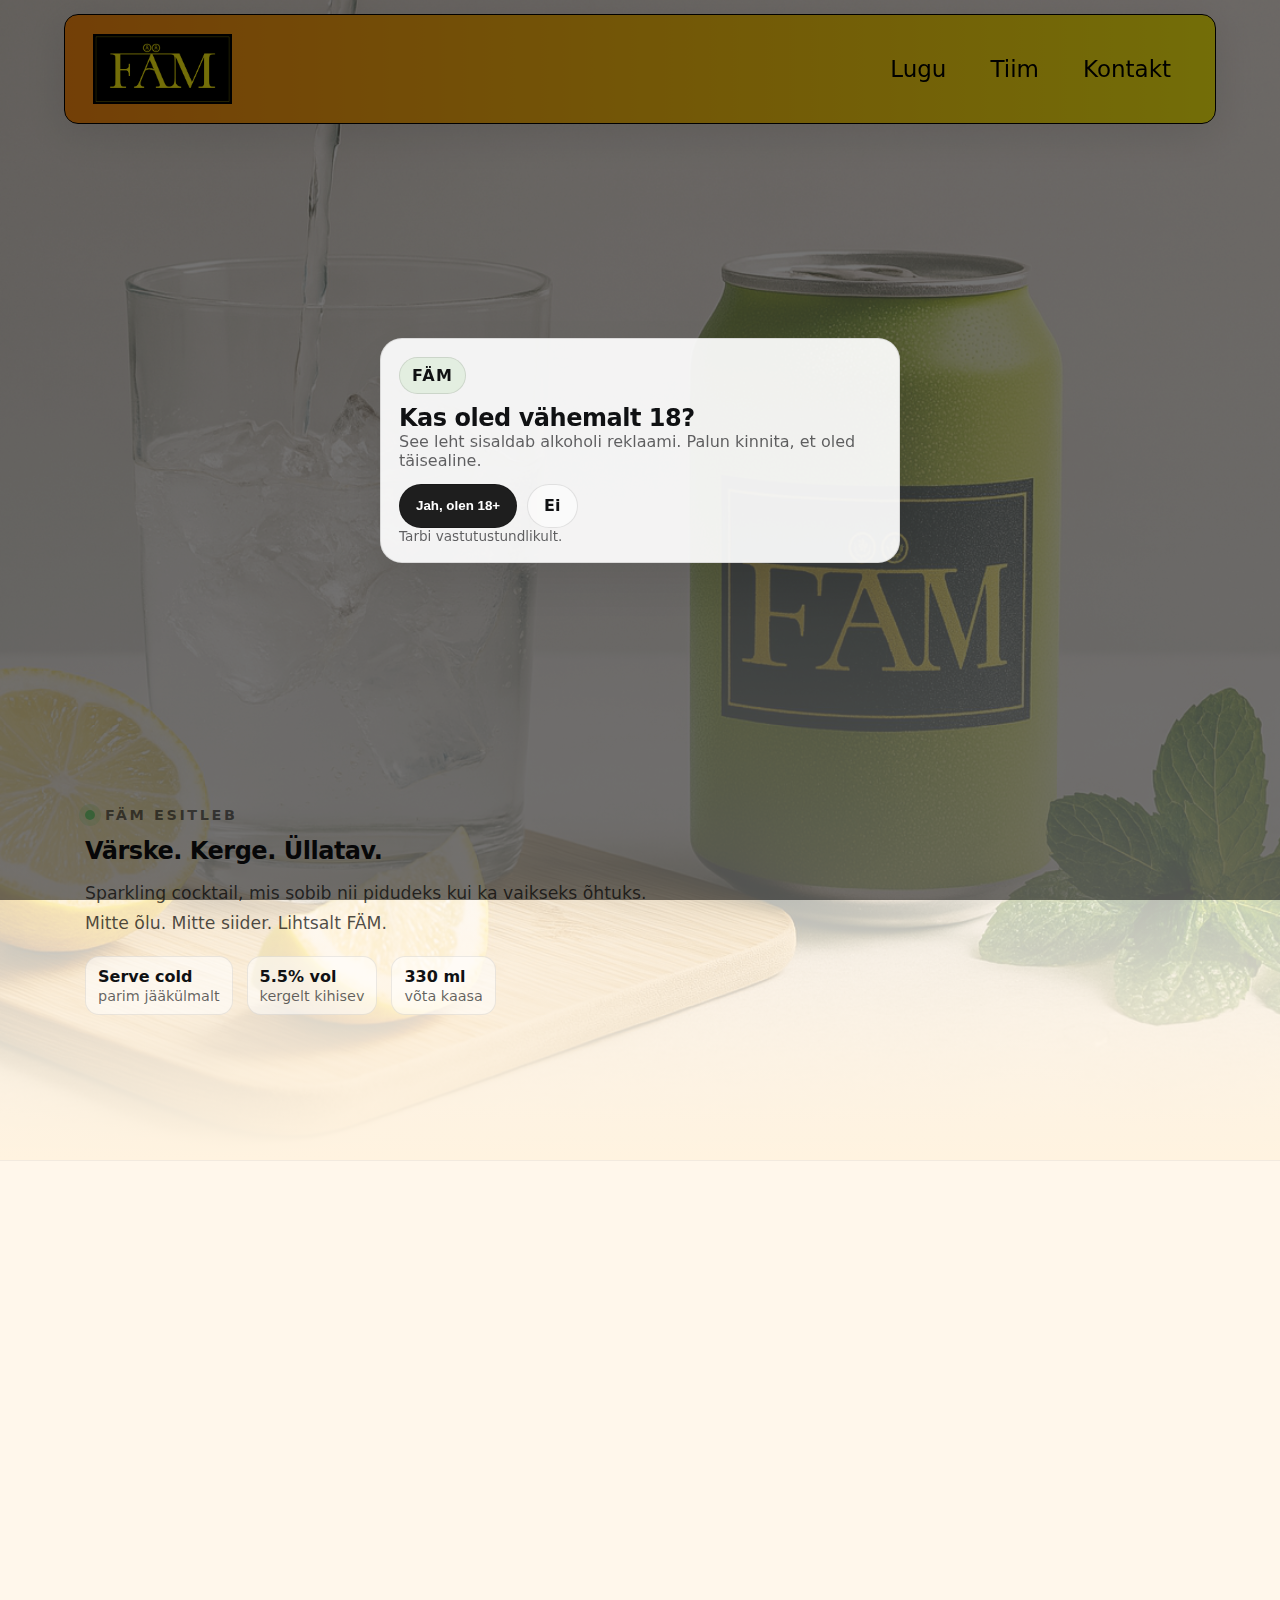
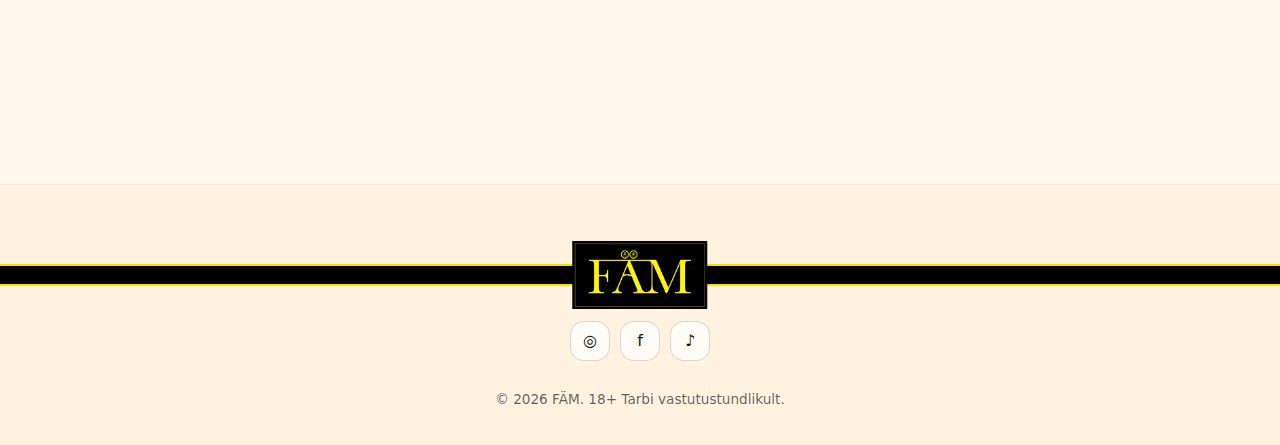
<file: index.html>
<!doctype html>
<html lang="et">
<head>
  <meta charset="utf-8" />
  <meta name="viewport" content="width=device-width, initial-scale=1" />
  <meta name="description" content="FÄM – värske ja kerge sparkling cocktail. Mitte õlu. Mitte siider." />
  <title>FÄM | Värske. Kerge. Üllatav.</title>


  <link rel="stylesheet" href="styles.css" />
  <link rel="icon" type="image/png" href="assets/url_logo.png">
  <link rel="apple-touch-icon" href="assets/url_logo.png">

</head>

<body>
  <!-- Age gate (alcohol brand) -->
  <div class="agegate" id="agegate" role="dialog" aria-modal="true" aria-labelledby="agegate-title">
    <div class="agecard">
      <div class="agebadge">FÄM</div>
      <h2 id="agegate-title">Kas oled vähemalt 18?</h2>
      <p class="muted">See leht sisaldab alkoholi reklaami. Palun kinnita, et oled täisealine.</p>
      <div class="ageactions">
        <button class="btn btn-primary" id="age-yes" type="button">Jah, olen 18+</button>
        <a class="btn btn-ghost" href="https://www.google.com" rel="noopener">Ei</a>
      </div>
      <p class="tiny muted">Tarbi vastutustundlikult.</p>
    </div>
  </div>

  <header class="topbar" id="top">
    <nav class="nav">
      <a class="brand" href="#top" aria-label="FÄM avaleht">
        <span class="brand-mark"><img src="assets/logo2.png" alt="Logo"></span>
      </a>

      <button class="burger" id="burger" aria-label="Ava menüü" aria-expanded="false" type="button">
        <span></span><span></span><span></span>
      </button>

      <div class="navlinks" id="navlinks">
        <a href="#lugu">Lugu</a>
        <a href="#tiim">Tiim</a>
        <a href="kontakt.html">Kontakt</a>
      </div>
    </nav>
  </header>

  <main>
    <!-- HERO -->
    <section class="hero">
      <div class="container hero-grid">
        <div class="hero-copy">
          <h3 class="kicker"><span class="dot"></span> FÄM esitleb</h3>
          <h2>Värske. Kerge. Üllatav.</h2>
          <p class="lead">
            Sparkling cocktail, mis sobib nii pidudeks kui ka vaikseks õhtuks.
            Mitte õlu. Mitte siider. Lihtsalt FÄM.
          </p>


          <div class="micro">
            <div class="micro-item">
              <span class="micro-title">Serve cold</span>
              <span class="micro-sub muted">parim jääkülmalt</span>
            </div>
            <div class="micro-item">
              <span class="micro-title">5.5% vol</span>
              <span class="micro-sub muted">kergelt kihisev</span>
            </div>
            <div class="micro-item">
              <span class="micro-title">330 ml</span>
              <span class="micro-sub muted">võta kaasa</span>
            </div>
          </div>
        </div>

       <div class="hero-media" aria-hidden="true">
         
      </div> 
      

      <!-- <div class="scrollhint">
        <a href="#tooted" aria-label="Keri allapoole">
          <span>Keri</span>
          <span class="arrow">↓</span>
        </a>
      </div> -->
    </section>

    

    <!-- STORY  <div class="hero-media" aria-hidden="true">
          <div class="glow"></div>
          <img class="can-float" src="assets/patent.png" alt="FÄM Sparkling Cocktail purk" loading="eager" />
          <div class="card-overlay">
            <p class="muted">Värske &amp; kerge</p>
            <p><strong>FÄM Sparkling Cocktail</strong></p>
          </div>
        </div>
      </div> -->
    <section class="section alt" id="lugu">
      <div class="container split">
        
        <div class="split-media reveal">
          <img class="rounded" src="assets/patent.png" alt="FÄM purkide seeria" loading="lazy" />
        </div>

        <div class="split-copy reveal">
          <p class="kicker"><span class="dot"></span> Lugu</p>
          <h2>FÄM ei sündinud koosolekutel. Ega Excelis.</h2>
          <p class="lead">
 FÄM sündis ühel soojal suveõhtul sõprade vahel. Istusime, rääkisime ja mõtlesime, kui hea oleks panna purki see tunne, mis suvel alati kaasas on – kergus, rahu ja need õiged hetked, mis ei vaja seletamist. Et kui võtad lonksu, meenub kohe suvi.
Me ei tahtnud teha järjekordset keerulist jooki. Ega midagi üle mõeldut.
 Tahtsime midagi lihtsat, ausat ja mõnusat – jooki, mida võib haarata igas olukorras ja mida ei pea “analüüsima”. Midagi, mida võibki jääda jooma.
Olgu see rahulik õhtu, sõpradega koosolemine või hetk iseendale – FÄM sobitub.
 Ta on seltskondlik nagu meie ise: ei suru ennast esiplaanile, aga on alati kohal, kui vaja. Lonksu võttes ei pea mõtlema. Lihtsalt naudid.
          </p>

          <!-- <div class="ticks">
            <div class="tick">
              <span class="tick-ico">✓</span>
              <div>
                <strong>Selge profiil</strong>
                <p class="muted">tasakaalus magusus ja värskus</p>
              </div>
            </div>
            <div class="tick">
              <span class="tick-ico">✓</span>
              <div>
                <strong>Lihtne serveerida</strong>
                <p class="muted">külmalt, jääga või kokteilina</p>
              </div>
            </div>
            <div class="tick">
              <span class="tick-ico">✓</span>
              <div>
                <strong>Hetkede jook</strong>
                <p class="muted">peol, rannas, saunas, kodus</p>
              </div>
            </div>
          </div> -->
        </div>
      </div>
    </section>

    <!-- COCKTAILS 
    <section class="section" id="kokteilid">
      <div class="container">
        <div class="section-head">
          <h2>Kokteili-ideed</h2>
          <p class="muted">Kolm kiiret retsepti, mis töötavad alati. (Asenda maitse oma lemmik-FÄMiga.)</p>
        </div>

        <div class="grid3">
          <article class="recipe reveal">
            <h3>Mint &amp; Citrus Highball</h3>
            <ul>
              <li>Jää</li>
              <li>FÄM (330 ml)</li>
              <li>Sidruniviil</li>
              <li>Värske piparmünt</li>
            </ul>
            <p class="muted">Vala külm FÄM jääle, lisa sidrun ja münt. Sega õrnalt.</p>
          </article>

          <article class="recipe reveal">
            <h3>Spritz-Style</h3>
            <ul>
              <li>Jää</li>
              <li>FÄM (200 ml)</li>
              <li>Vahuvein (100 ml)</li>
              <li>Apelsiniviil</li>
            </ul>
            <p class="muted">Täida klaas jääga, vala FÄM + vahuvein. Lisa apelsin.</p>
          </article>

          <article class="recipe reveal">
            <h3>Berry Twist</h3>
            <ul>
              <li>Jää</li>
              <li>FÄM (250–330 ml)</li>
              <li>Marjad</li>
              <li>Laimi- või sidrunimahl</li>
            </ul>
            <p class="muted">Lisa marjad, pigista veidi laimi, vala FÄM peale.</p>
          </article>
        </div>
      </div>
    </section> -->


    

  <!-- FOOTER -->
  <footer class="footer">
  <div class="footer-bar">

    <div class="footer-logo">
      <img src="assets/logo2.png" alt="FÄM logo">
    </div>

    <div class="footer-social socials">
      <a class="iconbtn" href="#" aria-label="Instagram">◎</a>
      <a class="iconbtn" href="#" aria-label="Facebook">f</a>
      <a class="iconbtn" href="#" aria-label="TikTok">♪</a>
    </div>

  </div>

  <p class="tiny muted footer-copy">
  © <span id="year"></span> FÄM. 18+ Tarbi vastutustundlikult.
  </p>

</footer>


  <script src="app.js" defer></script>
</body>
</html>
</file>
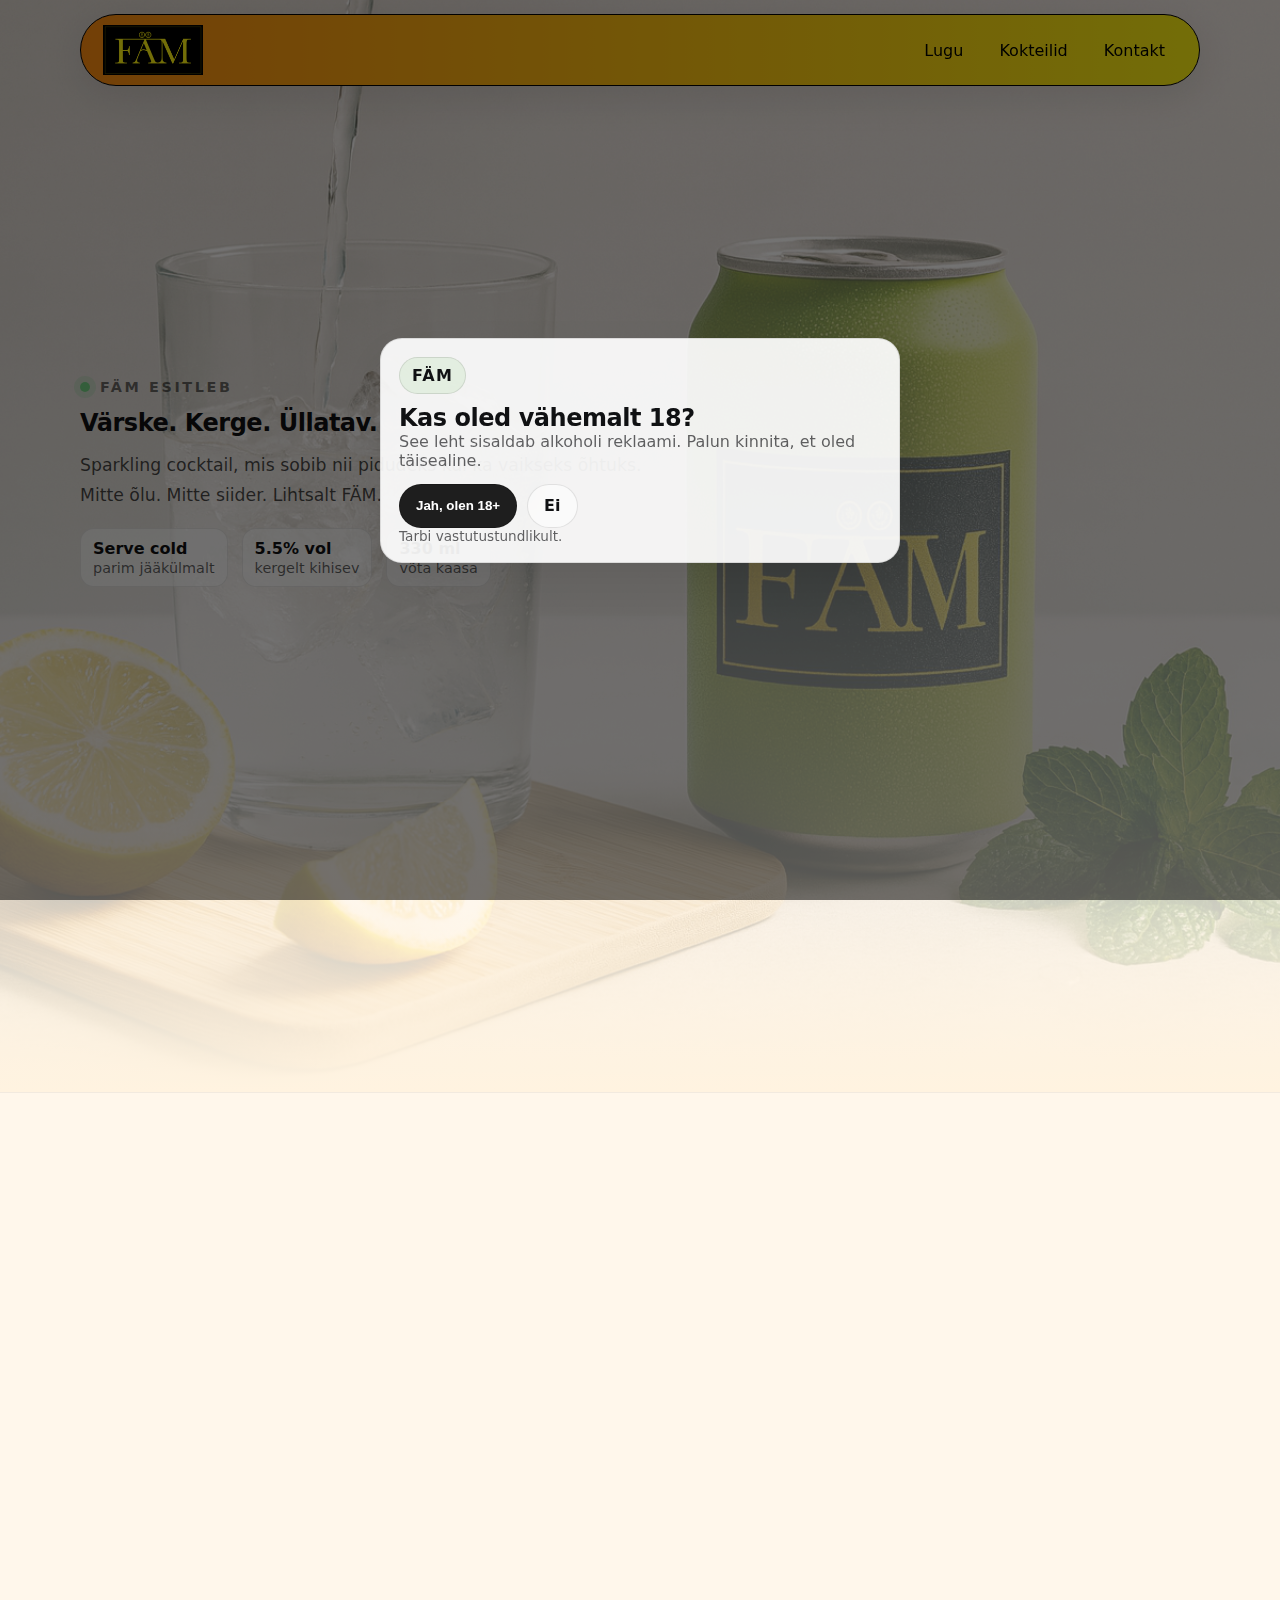
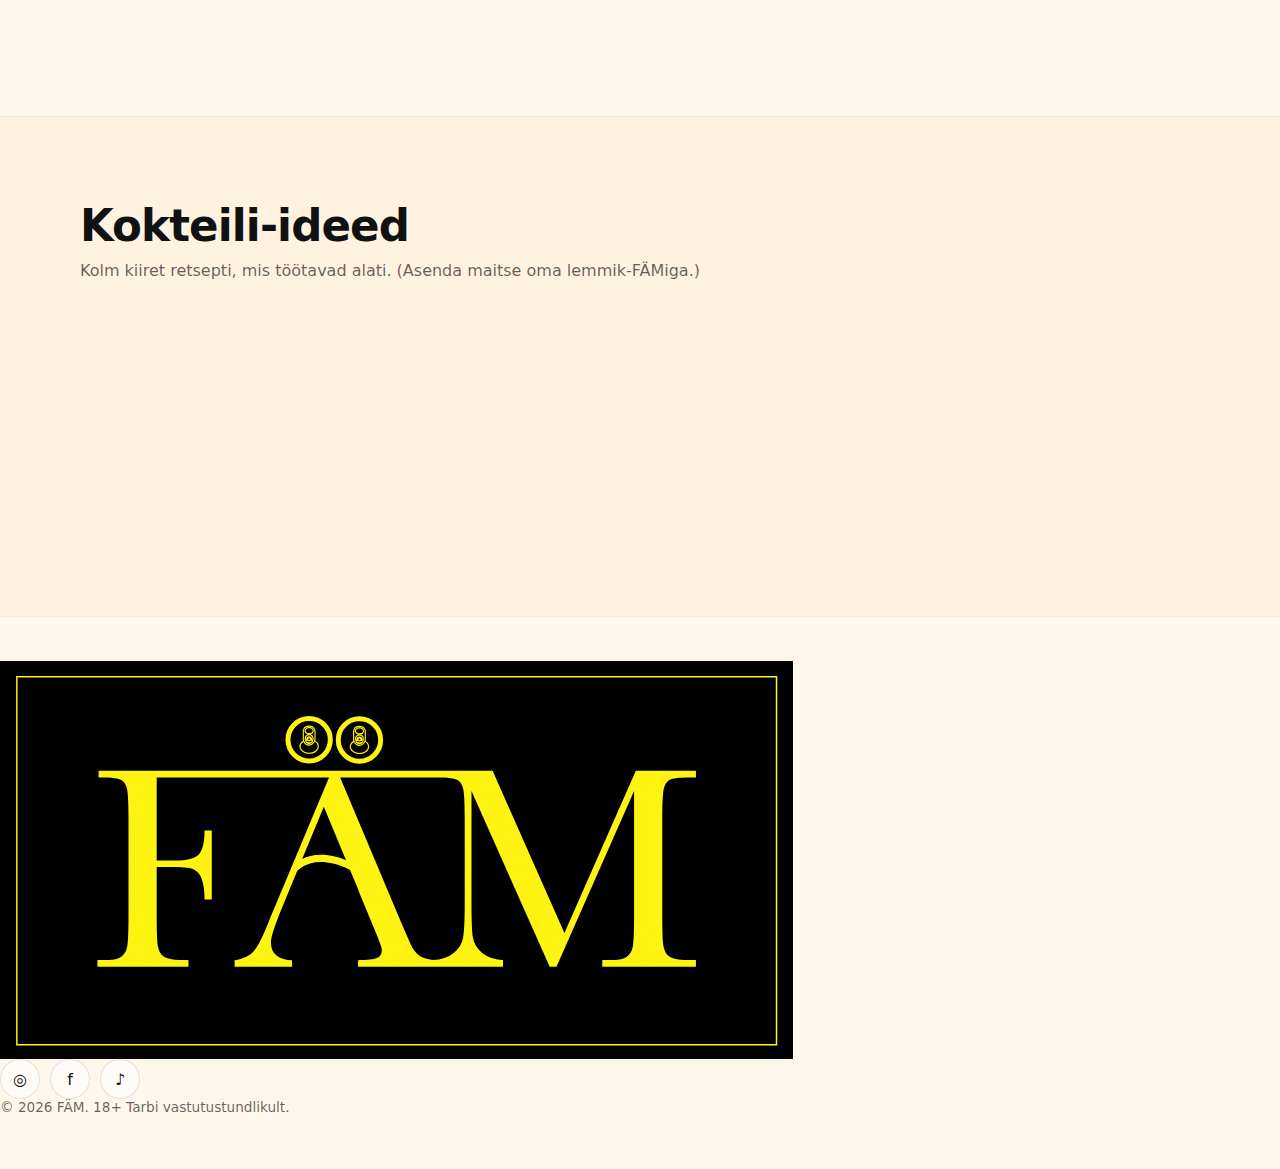
<file: fam-site/index.html>
<!doctype html>
<html lang="et">
<head>
  <meta charset="utf-8" />
  <meta name="viewport" content="width=device-width, initial-scale=1" />
  <meta name="description" content="FÄM – värske ja kerge sparkling cocktail. Mitte õlu. Mitte siider." />
  <title>FÄM | Värske. Kerge. Üllatav.</title>


  <link rel="stylesheet" href="styles.css" />
  <link rel="icon" type="image/png" href="assets/url_logo.png">
  <link rel="apple-touch-icon" href="assets/url_logo.png">

</head>

<body>
  <!-- Age gate (alcohol brand) -->
  <div class="agegate" id="agegate" role="dialog" aria-modal="true" aria-labelledby="agegate-title">
    <div class="agecard">
      <div class="agebadge">FÄM</div>
      <h2 id="agegate-title">Kas oled vähemalt 18?</h2>
      <p class="muted">See leht sisaldab alkoholi reklaami. Palun kinnita, et oled täisealine.</p>
      <div class="ageactions">
        <button class="btn btn-primary" id="age-yes" type="button">Jah, olen 18+</button>
        <a class="btn btn-ghost" href="https://www.google.com" rel="noopener">Ei</a>
      </div>
      <p class="tiny muted">Tarbi vastutustundlikult.</p>
    </div>
  </div>

  <header class="topbar" id="top">
    <nav class="nav">
      <a class="brand" href="#top" aria-label="FÄM avaleht">
        <span class="brand-mark"><img src="assets/logo2.png" alt="Logo"></span>
      </a>

      <button class="burger" id="burger" aria-label="Ava menüü" aria-expanded="false" type="button">
        <span></span><span></span><span></span>
      </button>

      <div class="navlinks" id="navlinks">
        <a href="#lugu">Lugu</a>
        <a href="#kokteilid">Kokteilid</a>
        <a href="kontakt.html">Kontakt</a>
      </div>
    </nav>
  </header>

  <main>
    <!-- HERO -->
    <section class="hero">
      <div class="container hero-grid">
        <div class="hero-copy">
          <h3 class="kicker"><span class="dot"></span> FÄM esitleb</h3>
          <h2>Värske. Kerge. Üllatav.</h2>
          <p class="lead">
            Sparkling cocktail, mis sobib nii pidudeks kui ka vaikseks õhtuks.
            Mitte õlu. Mitte siider. Lihtsalt FÄM.
          </p>


          <div class="micro">
            <div class="micro-item">
              <span class="micro-title">Serve cold</span>
              <span class="micro-sub muted">parim jääkülmalt</span>
            </div>
            <div class="micro-item">
              <span class="micro-title">5.5% vol</span>
              <span class="micro-sub muted">kergelt kihisev</span>
            </div>
            <div class="micro-item">
              <span class="micro-title">330 ml</span>
              <span class="micro-sub muted">võta kaasa</span>
            </div>
          </div>
        </div>

       <div class="hero-media" aria-hidden="true">
         
      </div> 
      

      <!-- <div class="scrollhint">
        <a href="#tooted" aria-label="Keri allapoole">
          <span>Keri</span>
          <span class="arrow">↓</span>
        </a>
      </div> -->
    </section>

    

    <!-- STORY  <div class="hero-media" aria-hidden="true">
          <div class="glow"></div>
          <img class="can-float" src="assets/patent.png" alt="FÄM Sparkling Cocktail purk" loading="eager" />
          <div class="card-overlay">
            <p class="muted">Värske &amp; kerge</p>
            <p><strong>FÄM Sparkling Cocktail</strong></p>
          </div>
        </div>
      </div> -->
    <section class="section alt" id="lugu">
      <div class="container split">
        
        <div class="split-media reveal">
          <img class="rounded" src="assets/patent.png" alt="FÄM purkide seeria" loading="lazy" />
        </div>

        <div class="split-copy reveal">
          <p class="kicker"><span class="dot"></span> Lugu</p>
          <h2>FÄM ei sündinud koosolekutel. Ega Excelis.</h2>
          <p class="lead">
 FÄM sündis ühel soojal suveõhtul sõprade vahel. Istusime, rääkisime ja mõtlesime, kui hea oleks panna purki see tunne, mis suvel alati kaasas on – kergus, rahu ja need õiged hetked, mis ei vaja seletamist. Et kui võtad lonksu, meenub kohe suvi.
Me ei tahtnud teha järjekordset keerulist jooki. Ega midagi üle mõeldut.
 Tahtsime midagi lihtsat, ausat ja mõnusat – jooki, mida võib haarata igas olukorras ja mida ei pea “analüüsima”. Midagi, mida võibki jääda jooma.
Olgu see rahulik õhtu, sõpradega koosolemine või hetk iseendale – FÄM sobitub.
 Ta on seltskondlik nagu meie ise: ei suru ennast esiplaanile, aga on alati kohal, kui vaja. Lonksu võttes ei pea mõtlema. Lihtsalt naudid.
          </p>

          <!-- <div class="ticks">
            <div class="tick">
              <span class="tick-ico">✓</span>
              <div>
                <strong>Selge profiil</strong>
                <p class="muted">tasakaalus magusus ja värskus</p>
              </div>
            </div>
            <div class="tick">
              <span class="tick-ico">✓</span>
              <div>
                <strong>Lihtne serveerida</strong>
                <p class="muted">külmalt, jääga või kokteilina</p>
              </div>
            </div>
            <div class="tick">
              <span class="tick-ico">✓</span>
              <div>
                <strong>Hetkede jook</strong>
                <p class="muted">peol, rannas, saunas, kodus</p>
              </div>
            </div>
          </div> -->
        </div>
      </div>
    </section>

    <!-- COCKTAILS -->
    <section class="section" id="kokteilid">
      <div class="container">
        <div class="section-head">
          <h2>Kokteili-ideed</h2>
          <p class="muted">Kolm kiiret retsepti, mis töötavad alati. (Asenda maitse oma lemmik-FÄMiga.)</p>
        </div>

        <div class="grid3">
          <article class="recipe reveal">
            <h3>Mint &amp; Citrus Highball</h3>
            <ul>
              <li>Jää</li>
              <li>FÄM (330 ml)</li>
              <li>Sidruniviil</li>
              <li>Värske piparmünt</li>
            </ul>
            <p class="muted">Vala külm FÄM jääle, lisa sidrun ja münt. Sega õrnalt.</p>
          </article>

          <article class="recipe reveal">
            <h3>Spritz-Style</h3>
            <ul>
              <li>Jää</li>
              <li>FÄM (200 ml)</li>
              <li>Vahuvein (100 ml)</li>
              <li>Apelsiniviil</li>
            </ul>
            <p class="muted">Täida klaas jääga, vala FÄM + vahuvein. Lisa apelsin.</p>
          </article>

          <article class="recipe reveal">
            <h3>Berry Twist</h3>
            <ul>
              <li>Jää</li>
              <li>FÄM (250–330 ml)</li>
              <li>Marjad</li>
              <li>Laimi- või sidrunimahl</li>
            </ul>
            <p class="muted">Lisa marjad, pigista veidi laimi, vala FÄM peale.</p>
          </article>
        </div>
      </div>
    </section>


    

  <!-- FOOTER -->
  <footer class="footer">
  <div class="footer-bar">

    <div class="footer-logo">
      <img src="assets/logo2.png" alt="FÄM logo">
    </div>

    <div class="footer-social socials">
      <a class="iconbtn" href="#" aria-label="Instagram">◎</a>
      <a class="iconbtn" href="#" aria-label="Facebook">f</a>
      <a class="iconbtn" href="#" aria-label="TikTok">♪</a>
    </div>

  </div>

  <p class="tiny muted footer-copy">
  © <span id="year"></span> FÄM. 18+ Tarbi vastutustundlikult.
  </p>

</footer>


  <script src="app.js" defer></script>
</body>
</html>
</file>
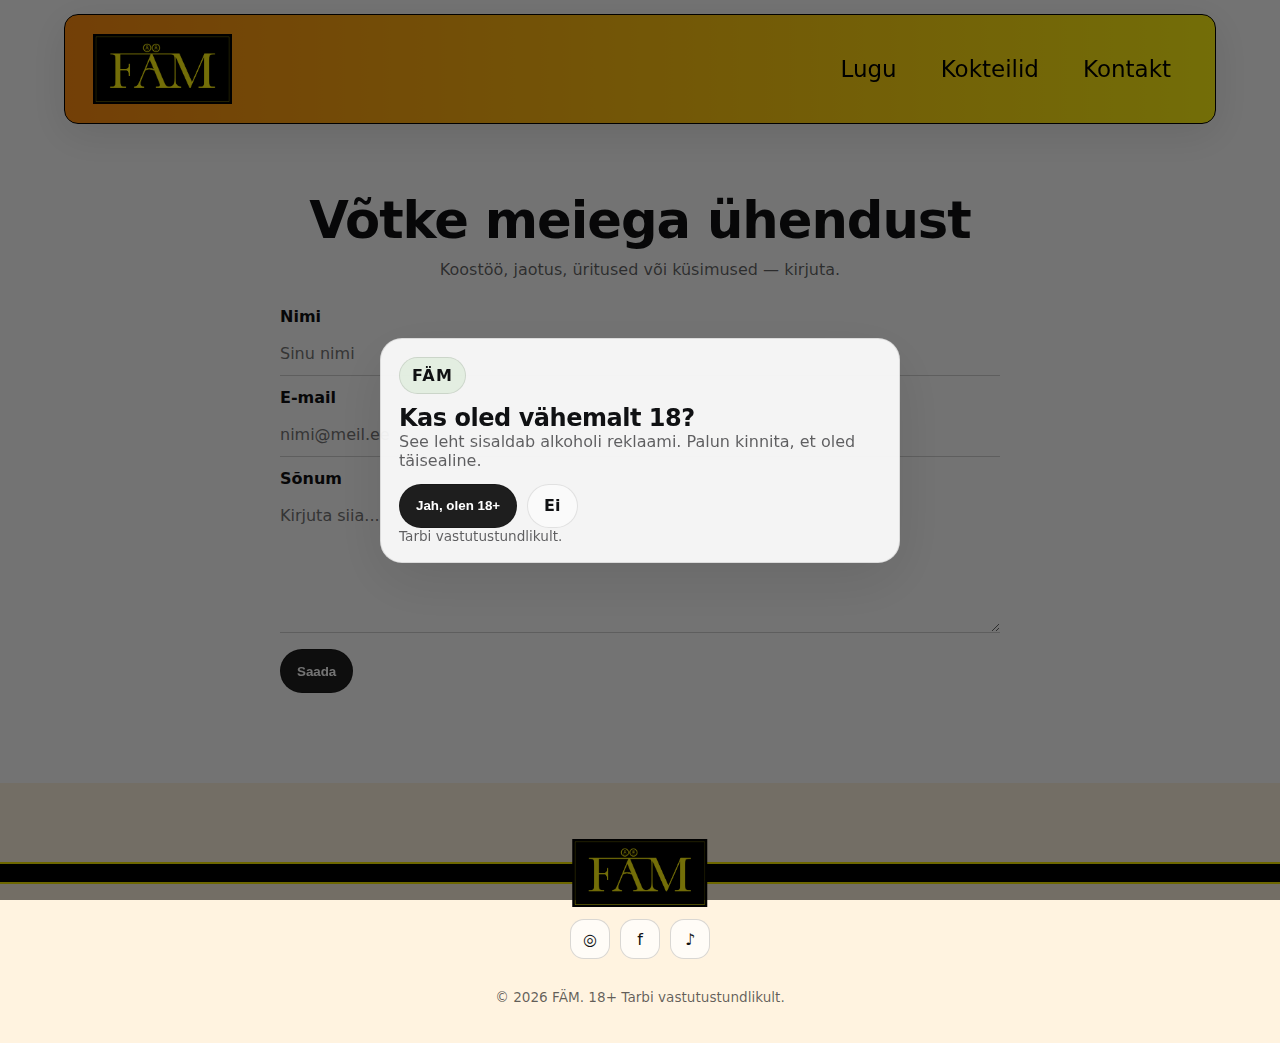
<file: kontakt.html>
<!doctype html>
<html lang="et">
<head>
  <meta charset="utf-8" />
  <meta name="viewport" content="width=device-width, initial-scale=1" />
  <meta name="description" content="FÄM – värske ja kerge sparkling cocktail. Mitte õlu. Mitte siider." />
  <title>FÄM | Värske. Kerge. Üllatav.</title>


  <link rel="stylesheet" href="styles.css" />
  <link rel="icon" type="image/png" href="assets/url_logo.png">
  <link rel="apple-touch-icon" href="assets/url_logo.png">

</head>


<body>
  <!-- Age gate (alcohol brand) -->
  <div class="agegate" id="agegate" role="dialog" aria-modal="true" aria-labelledby="agegate-title">
    <div class="agecard">
      <div class="agebadge">FÄM</div>
      <h2 id="agegate-title">Kas oled vähemalt 18?</h2>
      <p class="muted">See leht sisaldab alkoholi reklaami. Palun kinnita, et oled täisealine.</p>
      <div class="ageactions">
        <button class="btn btn-primary" id="age-yes" type="button">Jah, olen 18+</button>
        <a class="btn btn-ghost" href="https://www.google.com" rel="noopener">Ei</a>
      </div>
      <p class="tiny muted">Tarbi vastutustundlikult.</p>
    </div>
  </div>

  <header class="topbar" id="top">
    <nav class="nav">
      <a class="brand" href="#top" aria-label="FÄM avaleht">
        <span class="brand-mark"><img src="assets/logo2.png" alt="Logo"></span>
      </a>

      <button class="burger" id="burger" aria-label="Ava menüü" aria-expanded="false" type="button">
        <span></span><span></span><span></span>
      </button>

      <div class="navlinks" id="navlinks">
        <a href="index.html">Lugu</a>
        <a href="index.html">Kokteilid</a>
        <a href="kontakt.html">Kontakt</a>
      </div>
    </nav>
  </header>

 <main class="page contact-page">
  <section class="contact-page-wrap">
    <div class="container">
      <div class="contact-min">
        <h1>Võtke meiega ühendust</h1>
        <p class="muted">Koostöö, jaotus, üritused või küsimused — kirjuta.</p>

        <form class="contactform" id="contactForm">
          <label>
            <span>Nimi</span>
            <input type="text" name="name" placeholder="Sinu nimi" required />
          </label>

          <label>
            <span>E-mail</span>
            <input type="email" name="email" placeholder="nimi@meil.ee" required />
          </label>

          <label>
            <span>Sõnum</span>
            <textarea name="message" rows="6" placeholder="Kirjuta siia..." required></textarea>
          </label>

          <button class="btn btn-primary" type="submit">Saada</button>
        </form>
      </div>
    </div>
  </section>
</main>


  <!-- FOOTER -->
  <footer class="footer">
  <div class="footer-bar">
    <div class="footer-logo">
      <img src="assets/logo2.png" alt="FÄM logo">
    </div>

    <div class="footer-social socials">
      <a class="iconbtn" href="#" aria-label="Instagram">◎</a>
      <a class="iconbtn" href="#" aria-label="Facebook">f</a>
      <a class="iconbtn" href="#" aria-label="TikTok">♪</a>
    </div>
  </div>

  <p class="tiny muted footer-copy">
    © <span id="year"></span> FÄM. 18+ Tarbi vastutustundlikult.
  </p>
</footer>


  <script src="app.js" defer></script>
</body>
</html>
</file>
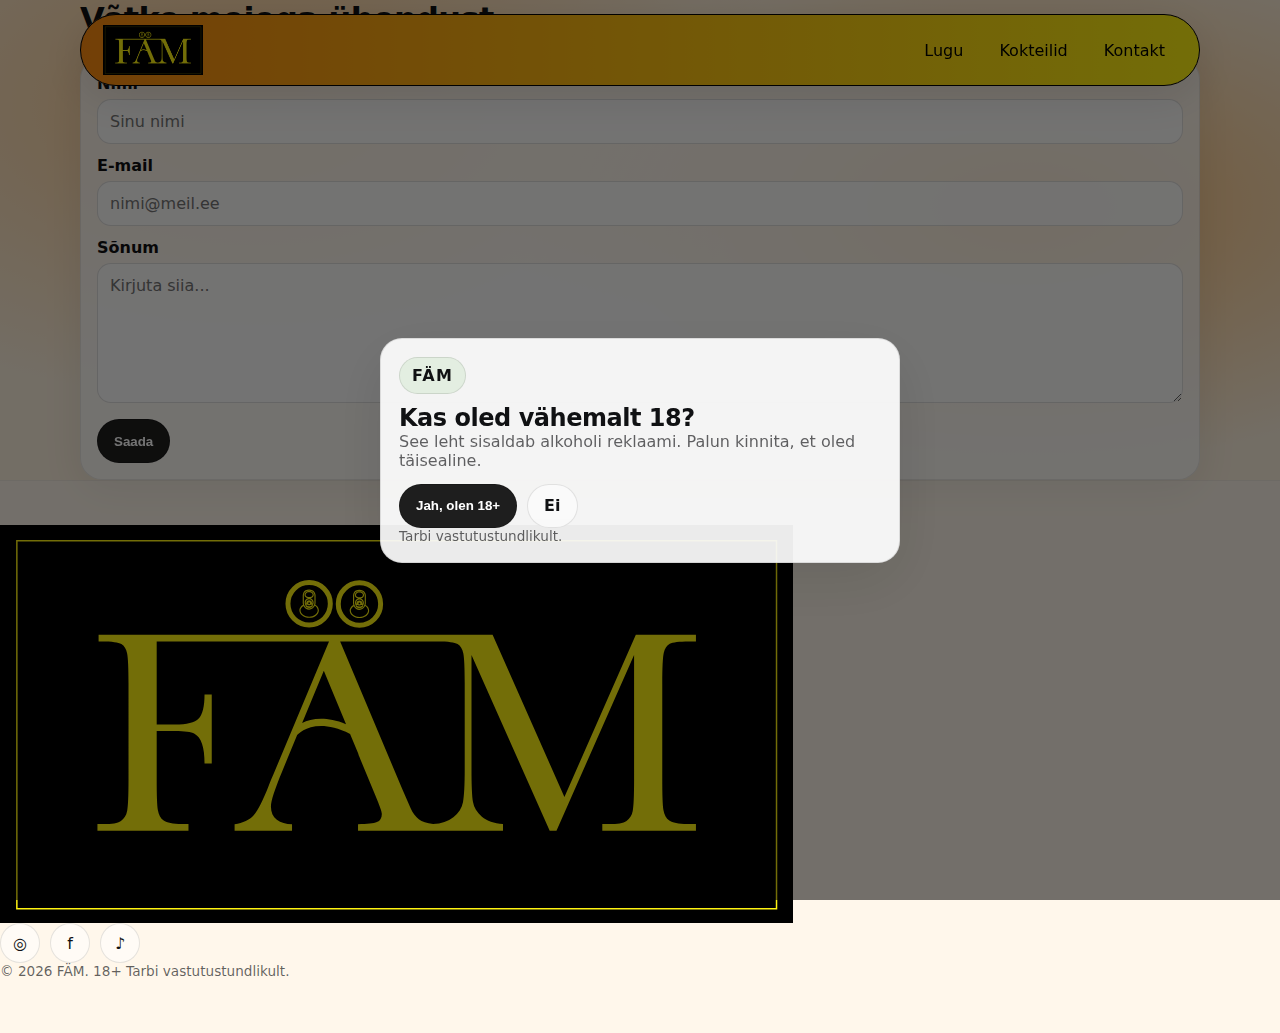
<file: fam-site/kontakt.html>
<!doctype html>
<html lang="et">
<head>
  <meta charset="utf-8" />
  <meta name="viewport" content="width=device-width, initial-scale=1" />
  <meta name="description" content="FÄM – värske ja kerge sparkling cocktail. Mitte õlu. Mitte siider." />
  <title>FÄM | Värske. Kerge. Üllatav.</title>


  <link rel="stylesheet" href="styles.css" />
  <link rel="icon" type="image/png" href="assets/url_logo.png">
  <link rel="apple-touch-icon" href="assets/url_logo.png">

</head>


<body>
  <!-- Age gate (alcohol brand) -->
  <div class="agegate" id="agegate" role="dialog" aria-modal="true" aria-labelledby="agegate-title">
    <div class="agecard">
      <div class="agebadge">FÄM</div>
      <h2 id="agegate-title">Kas oled vähemalt 18?</h2>
      <p class="muted">See leht sisaldab alkoholi reklaami. Palun kinnita, et oled täisealine.</p>
      <div class="ageactions">
        <button class="btn btn-primary" id="age-yes" type="button">Jah, olen 18+</button>
        <a class="btn btn-ghost" href="https://www.google.com" rel="noopener">Ei</a>
      </div>
      <p class="tiny muted">Tarbi vastutustundlikult.</p>
    </div>
  </div>

  <header class="topbar" id="top">
    <nav class="nav">
      <a class="brand" href="#top" aria-label="FÄM avaleht">
        <span class="brand-mark"><img src="assets/logo2.png" alt="Logo"></span>
      </a>

      <button class="burger" id="burger" aria-label="Ava menüü" aria-expanded="false" type="button">
        <span></span><span></span><span></span>
      </button>

      <div class="navlinks" id="navlinks">
        <a href="#lugu">Lugu</a>
        <a href="index.html">Kokteilid</a>
        <a href="kontakt.html">Kontakt</a>
      </div>
    </nav>
  </header>

 <main class="page contact-page">
  <section class="contact-page-wrap">
    <div class="container">
      <div class="contact-min">
        <h1>Võtke meiega ühendust</h1>
        <p class="muted">Koostöö, jaotus, üritused või küsimused — kirjuta.</p>

        <form class="contactform" id="contactForm">
          <label>
            <span>Nimi</span>
            <input type="text" name="name" placeholder="Sinu nimi" required />
          </label>

          <label>
            <span>E-mail</span>
            <input type="email" name="email" placeholder="nimi@meil.ee" required />
          </label>

          <label>
            <span>Sõnum</span>
            <textarea name="message" rows="6" placeholder="Kirjuta siia..." required></textarea>
          </label>

          <button class="btn btn-primary" type="submit">Saada</button>
        </form>
      </div>
    </div>
  </section>
</main>


  <!-- FOOTER -->
  <footer class="footer">
  <div class="footer-bar">
    <div class="footer-logo">
      <img src="assets/logo2.png" alt="FÄM logo">
    </div>

    <div class="footer-social socials">
      <a class="iconbtn" href="#" aria-label="Instagram">◎</a>
      <a class="iconbtn" href="#" aria-label="Facebook">f</a>
      <a class="iconbtn" href="#" aria-label="TikTok">♪</a>
    </div>
  </div>

  <p class="tiny muted footer-copy">
    © <span id="year"></span> FÄM. 18+ Tarbi vastutustundlikult.
  </p>
</footer>


  <script src="app.js" defer></script>
</body>
</html>
</file>
<file: styles.css>
/* =========================
   FÄM — styles.css
   Matches index.html structure
   ========================= */

:root{
  --bg:#f6f5f2;
  --text:#101113;
  --muted: rgba(16,17,19,.66);

  --surface: rgba(255,255,255,.72);
  --surface-strong: rgba(255,255,255,.92);
  --wash: rgba(207,231,201,.55);

  --shadow: 0 18px 60px rgba(0,0,0,.10);
  --shadow-soft: 0 10px 40px rgba(0,0,0,.08);

  --radius: 22px;
  --radius-sm: 14px;

  --container: 1120px;
  --gutter: 20px;

  --navH: 110px;

  --h1: clamp(2.4rem, 5.2vw, 4.4rem);
  --h2: clamp(2rem, 3.4vw, 3.2rem);
  --h3: clamp(1.2rem, 2vw, 1.6rem);
  /* Brand */
  --fam-black: #000000;
  --fam-green: #0E2600;

  /* Oranges / Yellows */
  --fam-orange: #FF8D10;
  --fam-gold:   #FFF312;

  /* Supporting */
  --fam-white:  #ffffff;
}

*{ box-sizing:border-box; }
html{ scroll-behavior:smooth; }




body{
  margin:0;
  font-family: ui-sans-serif, system-ui, -apple-system, Segoe UI, Roboto, Helvetica, Arial;
  color:var(--text);
  background:
    radial-gradient(900px 500px at 20% 10%, rgba(255,180,90,.55), transparent 60%),
    radial-gradient(800px 400px at 80% 20%, rgba(255,140,0,.45), transparent 65%),
    #fff3e0;
}

img{ max-width:100%; display:block; }
a{ color:inherit; text-decoration:none; }
p{ margin:0; }
h1,h2,h3,h4{ margin:0; letter-spacing:-.02em; }
ul{ margin:0; padding-left: 18px; }

.container{
  width:min(var(--container), calc(100% - var(--gutter)*2));
  margin:0 auto;
}

.muted{ color: var(--muted); }
.tiny{ font-size:.85rem; }
.rounded{ border-radius: var(--radius); box-shadow: var(--shadow-soft); }

/* Buttons */
.btn{
  display:inline-flex;
  align-items:center;
  justify-content:center;
  gap:10px;
  height:44px;
  padding:0 16px;
  border-radius: 999px;
  border: 1px solid rgba(0,0,0,.10);
  background: rgba(255,255,255,.65);
  backdrop-filter: blur(10px);
  cursor:pointer;
  font-weight:600;
}
.btn:hover{ transform: translateY(-1px); }
.btn:active{ transform: translateY(0px); }
.btn-primary{
  background: rgba(0,0,0,.88);
  color:white;
  border-color: rgba(0,0,0,.2);
}
.btn-ghost{
  background: rgba(255,255,255,.55);
}

/* Topbar */
/* Topbar (pill-style) */
.topbar{
  position: absolute;  
  top: 0;
  left: 0;
  right: 0;
  z-index: 50;
  padding: 14px 0;
  background: transparent;   
  border: 0;
  height: auto;
}

/* navigatsion” */
.nav{
  width:90%;
  margin:0 auto;

  height: var(--navH);
  display:flex;
  align-items:center;
  justify-content:space-between;
  gap:16px;
  background: linear-gradient(
    90deg,
    var(--fam-orange),
    var(--fam-gold)
  );

  color: var(--fam-black);
  border: 1px solid var(--fam-black);

  padding: 0 28px;
  border-radius: 14px;

  
  backdrop-filter: blur(14px);
  -webkit-backdrop-filter: blur(14px);

  box-shadow: 0 10px 40px rgba(0,0,0,.10);

  position: relative; /* vajalik mobiil-menüü ankurdamiseks */
}

/* logo ümber olev ekstra “pill” eemaldame (et logo oleks clean) */
.brand-mark img {
  height: 70px;
  width: auto;
  display: block;
}
.brand-mark {
  padding: 6px 14px;
  border-radius: 12px;
}



.navlinks{
  display:flex;
  gap:12px;
  align-items:center;
}
.navlinks a{
  padding: 12px 16px;
  font-size: 23px;
}
.navlinks a:hover{
  background: rgba(255,255,255,.45);
}
.navlinks .pill{
  background: rgba(255,255,255,.75);
  border: 1px solid rgba(0,0,0,.10);
}

/* Burger */
.burger{
  display:none;
  width:44px;height:44px;
  border-radius: 12px;
  border: 1px solid rgba(0,0,0,.10);
  background: rgba(255,255,255,.55);
  cursor:pointer;
  padding:10px;
}
.burger span{
  display:block;
  height:2px;
  background: rgba(0,0,0,.75);
  margin:6px 0;
  border-radius: 2px;
}

/* Hero */
.hero{
  position: relative;

  /* lisa siia: ruum menüüribale + natuke õhku */
  padding-top: 700px;
  padding-left: 10px;
  padding-bottom: 40px;

  background:
    linear-gradient(
      180deg,
      rgba(255,255,255,0.15) 0%,
      rgba(255,255,255,0.65) 70%,
      #fff3e0 100%
    ),
    url("assets/ülemine_bg.png") center / cover no-repeat;
}


.hero-grid{
  display:grid;
  grid-template-columns: 1.05fr .95fr;
  gap: clamp(18px, 3vw, 36px);
  align-items:center;
}
.kicker{
  display:inline-flex;
  align-items:center;
  gap:10px;
  font-size:.9rem;
  text-transform: uppercase;
  letter-spacing:.18em;
  color: rgba(0,0,0,.55);
  margin-bottom:14px;
}
.kicker .dot{
  width:10px;height:10px;
  border-radius:999px;
  background: rgba(59, 204, 88, .65);
  box-shadow: 0 0 0 6px rgba(59,204,88,.12);
}
.hero h1{ font-size: var(--h1); line-height:1.04; }
.lead{
  margin-top:14px;
  font-size: 1.08rem;
  line-height:1.7;
  color: rgba(0,0,0,.70);
  max-width: 52ch;
}
.cta-row{
  display:flex;
  gap:12px;
  flex-wrap:wrap;
  margin-top:18px;
}

.micro{
  display:flex;
  gap:14px;
  flex-wrap:wrap;
  margin-top:18px;
}
.micro-item{
  padding:10px 12px;
  border-radius: 14px;
  background: rgba(255,255,255,.55);
  border: 1px solid rgba(0,0,0,.08);
}
.micro-title{ font-weight:800; display:block; }
.micro-sub{ font-size:.9rem; display:block; margin-top:2px; }

/* Hero media */
.hero-media{
  position:relative;
  min-height: 420px;
 
  overflow:hidden;
  display:grid;
  place-items:center;
}
.glow{
  position:absolute;
  width:560px;height:560px;
  background: radial-gradient(circle at 50% 50%, rgba(255,215,120,.65), rgba(59,204,88,.20), rgba(0,0,0,0) 70%);
  filter: blur(22px);
  opacity:.9;
}
.can-float{
  width:min(320px, 72%);
  transform: translateY(6px);
  animation: floaty 6.5s ease-in-out infinite;
  position:relative;
  z-index:2;
}
@keyframes floaty{
  0%,100%{ transform: translateY(8px) rotate(-1.2deg); }
  50%{ transform: translateY(-10px) rotate(1.2deg); }
}
.card-overlay{
  position:absolute;
  bottom:16px; left:16px; right:16px;
  padding:14px 16px;
  border-radius: 16px;
  background: rgba(255,255,255,.70);
  border: 1px solid rgba(0,0,0,.08);
  backdrop-filter: blur(12px);
  z-index:3;
}

.scrollhint{
  margin-top: 22px;
  display:flex;
  justify-content:center;
}
.scrollhint a{
  display:inline-flex;
  gap:10px;
  align-items:center;
  padding:10px 14px;
  border-radius:999px;
  background: rgba(255,255,255,.55);
  border: 1px solid rgba(0,0,0,.08);
}

/* Sections */
.section{
  padding: clamp(46px, 7vw, 84px) 0;
}
.section.alt{
  background: rgba(255,255,255,.35);
  border-top: 1px solid rgba(0,0,0,.05);
  border-bottom: 1px solid rgba(0,0,0,.05);
}
.section-head{
  display:flex;
  flex-direction:column;
  gap:10px;
  margin-bottom: 22px;
}
.section-head h2{ font-size: var(--h2); }

/* Products */
.products{
  display:grid;
  grid-template-columns: repeat(12, 1fr);
  gap: 16px;
}
.product-card{
  grid-column: span 4;
  border-radius: var(--radius);
  padding: 16px;
  background: rgba(255,255,255,.75);
  border: 1px solid rgba(0,0,0,.08);
  box-shadow: var(--shadow-soft);
  overflow:hidden;
}
.product-card img{
  width:100%;
  height: 260px;
  object-fit: contain;
  border-radius: 16px;
  background: rgba(0,0,0,.03);
  border: 1px solid rgba(0,0,0,.06);
}
.product-card h3{
  margin-top: 12px;
  font-size: 1.2rem;
}
.product-meta{
  display:flex;
  gap:8px;
  margin-top: 10px;
  flex-wrap:wrap;
}
.badge{
  font-size:.85rem;
  padding:6px 10px;
  border-radius:999px;
  border: 1px solid rgba(0,0,0,.10);
  background: rgba(255,255,255,.55);
}

/* Banner */
.banner{
  margin-top: 18px;
  padding: 18px 18px;
  border-radius: var(--radius);
  border: 1px solid rgba(0,0,0,.08);
  background: rgba(207,231,201,.35);
  display:flex;
  align-items:center;
  justify-content:space-between;
  gap: 16px;
}

/* Split */
.split{
  display:grid;
  grid-template-columns: 1fr 1fr;
  gap: clamp(18px, 3vw, 36px);
  align-items:center;
}
.ticks{
  display:grid;
  gap: 12px;
  margin-top: 18px;
}
.tick{
  display:flex;
  gap:12px;
  align-items:flex-start;
  padding: 12px 12px;
  border-radius: 16px;
  background: rgba(255,255,255,.55);
  border: 1px solid rgba(0,0,0,.08);
}
.tick-ico{
  width:28px;height:28px;
  border-radius:999px;
  display:grid;
  place-items:center;
  background: rgba(59,204,88,.18);
  border: 1px solid rgba(59,204,88,.25);
  font-weight:900;
}

/* Grid 3 */
.grid3{
  display:grid;
  grid-template-columns: repeat(3, 1fr);
  gap: 16px;
}
.recipe{
  padding: 16px;
  border-radius: var(--radius);
  background: rgba(255,255,255,.75);
  border: 1px solid rgba(0,0,0,.08);
  box-shadow: var(--shadow-soft);
}
.recipe h3{ font-size: var(--h3); margin-bottom: 10px; }
.recipe ul{ color: rgba(0,0,0,.75); line-height:1.7; margin-bottom: 10px; }

/* FAQ */
.faq{
  display:grid;
  gap: 12px;
}
.faqitem{
  border-radius: var(--radius);
  padding: 14px 16px;
  background: rgba(255,255,255,.75);
  border: 1px solid rgba(0,0,0,.08);
}
.faqitem summary{
  cursor:pointer;
  font-weight: 800;
  list-style:none;
}
.faqitem summary::-webkit-details-marker{ display:none; }
.faqitem p{ margin-top: 10px; }

/* Shop */
.shopcard{
  display:grid;
  grid-template-columns: 1.1fr .9fr;
  gap: 16px;
  padding: 18px;
  border-radius: var(--radius);
  background: rgba(255,255,255,.75);
  border: 1px solid rgba(0,0,0,.08);
  box-shadow: var(--shadow-soft);
}
.shopmedia img{
  height: 280px;
  object-fit: contain;
  background: rgba(0,0,0,.03);
  border: 1px solid rgba(0,0,0,.06);
}

/* Contact */
.contactgrid{
  display:grid;
  grid-template-columns: 1fr 1fr;
  gap: 16px;
}
.contactform, .contactcard{
  padding: 16px;
  border-radius: var(--radius);
  background: rgba(255,255,255,.75);
  border: 1px solid rgba(0,0,0,.08);
  box-shadow: var(--shadow-soft);
}
label{ display:block; margin-bottom: 12px; }
label span{ display:block; font-weight:700; margin-bottom: 6px; }
input, textarea{
  width:100%;
  padding: 12px 12px;
  border-radius: 14px;
  border: 1px solid rgba(0,0,0,.12);
  background: rgba(255,255,255,.85);
  font: inherit;
}
.contactmeta{
  margin-top: 14px;
  display:grid;
  gap: 10px;
}
.minibanner{
  margin-top: 14px;
  padding: 12px 12px;
  border-radius: 16px;
  background: rgba(207,231,201,.35);
  border: 1px solid rgba(0,0,0,.06);
}

/* Footer */
/* Full-width stripe bar in footer */
/* Full-width stripe bar in footer */
/* ===== FOOTER STRIPE ===== */

.footer{
  background: #fff3e0;
  padding-bottom: 28px;
}

.footer-bar{
  position: relative;
  width: 100%;
  min-height: 180px;
  display: flex;
  align-items: center;
  justify-content: center;
}

/* black stripe */
.footer-bar::before{
  content: "";
  position: absolute;
  left: 0;
  right: 0;
  top: 50%;
  transform: translateY(-50%);
  height: 22px;                 /* PEENEM JOON */
  background: #000;
  box-shadow:
    inset 0 2px #f2e400,
    inset 0 -2px #f2e400;
}

/* centered logo */
.footer-logo{
  position: absolute;
  top: 50%;
  left: 50%;
  transform: translate(-50%, -50%);
  z-index: 2;
}

.footer-logo img{
  height: 68px;
  display: block;
}

/* socials vertical */
.footer-social{
  position: absolute;
  left: 50%;
  transform: translate(-50%);
  top: calc(50% + 42px);
  display: flex;
  flex-direction: row;
  gap: 10px;
  z-index: 2;
}
.footer .socials{
  flex-direction: row;
  justify-content: center;
}
.footer-social{
  top: calc(50% + 46px);
}



/* icon buttons */
.iconbtn{
  width: 40px;
  height: 40px;
  border-radius: 14px;
  display: grid;
  place-items: center;
  border: 1px solid rgba(0,0,0,.15);
  background: rgba(255,255,255,.75);
}

/* copyright */
.footer-copy{
  text-align: center;
  margin-top: 26px;
  padding-bottom: 10px;
}


/* Age gate */
.agegate{
  position: fixed;
  inset: 0;
  z-index: 200;
  display:none; /* app.js toggles */
  place-items:center;
  background: rgba(0,0,0,.55);
  padding: 24px;
}
.agecard{
  width: min(520px, 100%);
  border-radius: var(--radius);
  background: rgba(255,255,255,.92);
  border: 1px solid rgba(0,0,0,.10);
  box-shadow: var(--shadow);
  padding: 18px;
}
.agebadge{
  display:inline-flex;
  padding: 8px 12px;
  border-radius: 999px;
  border: 1px solid rgba(0,0,0,.10);
  background: rgba(207,231,201,.45);
  font-weight: 900;
  letter-spacing: .08em;
  margin-bottom: 10px;
}
.ageactions{
  display:flex;
  gap: 10px;
  flex-wrap:wrap;
  margin-top: 14px;
}

/* Reveal animation */
.reveal{
  opacity: 0;
  transform: translateY(14px);
  transition: opacity .7s ease, transform .7s ease;
}
.reveal.in{
  opacity:1;
  transform: translateY(0);
}

/* Responsive */
@media (max-width: 980px){
  .hero-grid{ grid-template-columns: 1fr; }
  .hero-media{ min-height: 360px; }
  .split{ grid-template-columns: 1fr; }
  .shopcard{ grid-template-columns: 1fr; }
  .contactgrid{ grid-template-columns: 1fr; }
  .product-card{ grid-column: span 6; }
  .grid3{ grid-template-columns: 1fr; }
  .footer-grid{ grid-template-columns: 1fr 1fr; }
}

@media (max-width: 720px){
  .burger{ display:inline-block; }
  .navlinks{
    position:absolute;
    top: calc(var(--navH) - 8px);
    right: var(--gutter);
    left: var(--gutter);
    display:none;
    flex-direction:column;
    padding: 12px;
    border-radius: var(--radius);
    background: rgba(255,255,255,.92);
    border: 1px solid rgba(0,0,0,.10);
    box-shadow: var(--shadow-soft);
  }
  .navlinks.open{ display:flex; }
  .product-card{ grid-column: span 12; }
  .banner{ flex-direction:column; align-items:flex-start; }

}
/* Kontakt eraldi lehel (minimal) */
.contact-page {
  background: #fff;              /* puhas valge */
}

.contact-page-wrap{
  padding-top: calc(var(--navH) + 80px);
  padding-bottom: 90px;
}

.contact-min{
  max-width: 720px;
  margin: 0 auto;
  text-align: center;
}

.contact-min h1{
  font-size: clamp(2.2rem, 4vw, 3.6rem);
  letter-spacing: -0.02em;
  margin-bottom: 10px;
}

/* minimalistlik vorm: vähem "card" tunnet */
.contact-page .contactform{
  margin-top: 28px;
  text-align: left;
  background: transparent;
  border: 0;
  box-shadow: none;
  padding: 0;
}

.contact-page input,
.contact-page textarea{
  border-radius: 0;
  border: 0;
  border-bottom: 1px solid rgba(0,0,0,.18);
  background: transparent;
  padding-left: 0;
  padding-right: 0;
}

/* =========================
   TEAM (Meet the team)
   ========================= */

.team{
  position: relative;
}

.team-head{
  text-align: center;
  display: grid;
  gap: 10px;
  margin-bottom: 22px;
}

.team-head h2{
  font-size: clamp(2.2rem, 4vw, 3.6rem);
  letter-spacing: -0.03em;
}

.team-grid{
  display: grid;
  grid-template-columns: repeat(3, 1fr);
  gap: 18px;
  align-items: stretch;
}

.team-card{
  border-radius: var(--radius);
  overflow: hidden;
  background: rgba(255,255,255,.75);
  border: 1px solid rgba(0,0,0,.08);
  box-shadow: var(--shadow-soft);
  transform: translateY(0);
  transition: transform .18s ease, box-shadow .18s ease;
}

.team-card:hover{
  transform: translateY(-3px);
  box-shadow: var(--shadow);
}

.team-photo{
  position: relative;
  height: 320px;
  border-bottom: 1px solid rgba(0,0,0,.08);
  display: grid;
  place-items: center;
  background:
    radial-gradient(1200px 400px at 50% 10%, rgba(255,255,255,.55), transparent 60%),
    linear-gradient(135deg, rgba(255,141,16,.35), rgba(255,243,18,.25));
}

/* kolm veidi erinevat “placeholder” tausta */
.team-photo--a{
  background:
    radial-gradient(900px 360px at 20% 15%, rgba(255,141,16,.55), transparent 60%),
    linear-gradient(135deg, rgba(0,0,0,.06), rgba(255,243,18,.22));
}
.team-photo--b{
  background:
    radial-gradient(900px 360px at 80% 20%, rgba(255,243,18,.55), transparent 60%),
    linear-gradient(135deg, rgba(255,141,16,.20), rgba(0,0,0,.06));
}
.team-photo--c{
  background:
    radial-gradient(900px 360px at 50% 10%, rgba(255,141,16,.40), transparent 60%),
    linear-gradient(135deg, rgba(255,243,18,.18), rgba(0,0,0,.06));
}

.team-initials{
  width: 108px;
  height: 108px;
  border-radius: 999px;
  display: grid;
  place-items: center;
  font-weight: 900;
  letter-spacing: .06em;
  font-size: 1.6rem;
  color: rgba(0,0,0,.86);
  background: rgba(255,255,255,.70);
  border: 1px solid rgba(0,0,0,.10);
  backdrop-filter: blur(10px);
  box-shadow: 0 18px 60px rgba(0,0,0,.10);
}

.team-fade{
  position: absolute;
  inset: auto 0 0 0;
  height: 58%;
  background: linear-gradient(180deg, rgba(0,0,0,0) 0%, rgba(0,0,0,.55) 100%);
  opacity: .55;
}

.team-meta{
  padding: 16px 16px 18px;
  display: grid;
  gap: 4px;
}

.team-meta h3{
  font-size: 1.25rem;
  letter-spacing: -0.02em;
}

@media (max-width: 980px){
  .team-grid{
    grid-template-columns: 1fr;
  }
  .team-photo{
    height: 300px;
  }
}

/*.team-img{
  width: 100%;
  height: 100%;
  object-fit: cover;
  display: block;
} 


/* uusim 1.27.2026
</file>
<file: fam-site/styles.css>
/* =========================
   FÄM — styles.css
   Matches index.html structure
   ========================= */

:root{
  --bg:#f6f5f2;
  --text:#101113;
  --muted: rgba(16,17,19,.66);

  --surface: rgba(255,255,255,.72);
  --surface-strong: rgba(255,255,255,.92);
  --wash: rgba(207,231,201,.55);

  --shadow: 0 18px 60px rgba(0,0,0,.10);
  --shadow-soft: 0 10px 40px rgba(0,0,0,.08);

  --radius: 22px;
  --radius-sm: 14px;

  --container: 1120px;
  --gutter: 20px;

  --navH: 72px;

  --h1: clamp(2.4rem, 5.2vw, 4.4rem);
  --h2: clamp(2rem, 3.4vw, 3.2rem);
  --h3: clamp(1.2rem, 2vw, 1.6rem);
  /* Brand */
  --fam-black: #000000;
  --fam-green: #0E2600;

  /* Oranges / Yellows */
  --fam-orange: #FF8D10;
  --fam-gold:   #FFF312;

  /* Supporting */
  --fam-white:  #ffffff;
}

*{ box-sizing:border-box; }
html{ scroll-behavior:smooth; }




body{
  margin:0;
  font-family: ui-sans-serif, system-ui, -apple-system, Segoe UI, Roboto, Helvetica, Arial;
  color:var(--text);
  background:
    radial-gradient(900px 500px at 20% 10%, rgba(255,180,90,.55), transparent 60%),
    radial-gradient(800px 400px at 80% 20%, rgba(255,140,0,.45), transparent 65%),
    #fff3e0;
}

img{ max-width:100%; display:block; }
a{ color:inherit; text-decoration:none; }
p{ margin:0; }
h1,h2,h3,h4{ margin:0; letter-spacing:-.02em; }
ul{ margin:0; padding-left: 18px; }

.container{
  width:min(var(--container), calc(100% - var(--gutter)*2));
  margin:0 auto;
}

.muted{ color: var(--muted); }
.tiny{ font-size:.85rem; }
.rounded{ border-radius: var(--radius); box-shadow: var(--shadow-soft); }

/* Buttons */
.btn{
  display:inline-flex;
  align-items:center;
  justify-content:center;
  gap:10px;
  height:44px;
  padding:0 16px;
  border-radius: 999px;
  border: 1px solid rgba(0,0,0,.10);
  background: rgba(255,255,255,.65);
  backdrop-filter: blur(10px);
  cursor:pointer;
  font-weight:600;
}
.btn:hover{ transform: translateY(-1px); }
.btn:active{ transform: translateY(0px); }
.btn-primary{
  background: rgba(0,0,0,.88);
  color:white;
  border-color: rgba(0,0,0,.2);
}
.btn-ghost{
  background: rgba(255,255,255,.55);
}

/* Topbar */
/* Topbar (pill-style) */
.topbar{
  position: absolute;   /* oluline: nüüd on pildi peal */
  top: 0;
  left: 0;
  right: 0;
  z-index: 50;
  padding: 14px 0;
  background: transparent;   
  border: 0;
  height: auto;
}

/* navigatsion” */
.nav{
  width:min(var(--container), calc(100% - var(--gutter)*2));
  margin:0 auto;

  height: var(--navH);
  display:flex;
  align-items:center;
  justify-content:space-between;
  gap:16px;
  background: linear-gradient(
    90deg,
    var(--fam-orange),
    var(--fam-gold)
  );

  color: var(--fam-black);
  border: 1px solid var(--fam-black);

  padding: 0 22px;
  border-radius: 999px;

  
  backdrop-filter: blur(14px);
  -webkit-backdrop-filter: blur(14px);

  box-shadow: 0 10px 40px rgba(0,0,0,.10);

  position: relative; /* vajalik mobiil-menüü ankurdamiseks */
}

/* logo ümber olev ekstra “pill” eemaldame (et logo oleks clean) */
.brand-mark img {
  height: 50px;
  width: auto;
  display: block;
}
.brand-mark {
  padding: 6px 14px;
  border-radius: 12px;
}



.navlinks{
  display:flex;
  gap:12px;
  align-items:center;
}
.navlinks a{
  padding:10px 12px;
  border-radius: 999px;
}
.navlinks a:hover{
  background: rgba(255,255,255,.45);
}
.navlinks .pill{
  background: rgba(255,255,255,.75);
  border: 1px solid rgba(0,0,0,.10);
}

/* Burger */
.burger{
  display:none;
  width:44px;height:44px;
  border-radius: 12px;
  border: 1px solid rgba(0,0,0,.10);
  background: rgba(255,255,255,.55);
  cursor:pointer;
  padding:10px;
}
.burger span{
  display:block;
  height:2px;
  background: rgba(0,0,0,.75);
  margin:6px 0;
  border-radius: 2px;
}

/* Hero */
.hero{
  position: relative;

  /* lisa siia: ruum menüüribale + natuke õhku */
  padding-top: calc(var(--navH) + 200px);

  padding-bottom: 400px;

  background:
    linear-gradient(
      180deg,
      rgba(255,255,255,0.15) 0%,
      rgba(255,255,255,0.65) 70%,
      #fff3e0 100%
    ),
    url("assets/ülemine_bg.png") center / cover no-repeat;
}


.hero-grid{
  display:grid;
  grid-template-columns: 1.05fr .95fr;
  gap: clamp(18px, 3vw, 36px);
  align-items:center;
}
.kicker{
  display:inline-flex;
  align-items:center;
  gap:10px;
  font-size:.9rem;
  text-transform: uppercase;
  letter-spacing:.18em;
  color: rgba(0,0,0,.55);
  margin-bottom:14px;
}
.kicker .dot{
  width:10px;height:10px;
  border-radius:999px;
  background: rgba(59, 204, 88, .65);
  box-shadow: 0 0 0 6px rgba(59,204,88,.12);
}
.hero h1{ font-size: var(--h1); line-height:1.04; }
.lead{
  margin-top:14px;
  font-size: 1.08rem;
  line-height:1.7;
  color: rgba(0,0,0,.70);
  max-width: 52ch;
}
.cta-row{
  display:flex;
  gap:12px;
  flex-wrap:wrap;
  margin-top:18px;
}

.micro{
  display:flex;
  gap:14px;
  flex-wrap:wrap;
  margin-top:18px;
}
.micro-item{
  padding:10px 12px;
  border-radius: 14px;
  background: rgba(255,255,255,.55);
  border: 1px solid rgba(0,0,0,.08);
}
.micro-title{ font-weight:800; display:block; }
.micro-sub{ font-size:.9rem; display:block; margin-top:2px; }

/* Hero media */
.hero-media{
  position:relative;
  min-height: 420px;
 
  overflow:hidden;
  display:grid;
  place-items:center;
}
.glow{
  position:absolute;
  width:560px;height:560px;
  background: radial-gradient(circle at 50% 50%, rgba(255,215,120,.65), rgba(59,204,88,.20), rgba(0,0,0,0) 70%);
  filter: blur(22px);
  opacity:.9;
}
.can-float{
  width:min(320px, 72%);
  transform: translateY(6px);
  animation: floaty 6.5s ease-in-out infinite;
  position:relative;
  z-index:2;
}
@keyframes floaty{
  0%,100%{ transform: translateY(8px) rotate(-1.2deg); }
  50%{ transform: translateY(-10px) rotate(1.2deg); }
}
.card-overlay{
  position:absolute;
  bottom:16px; left:16px; right:16px;
  padding:14px 16px;
  border-radius: 16px;
  background: rgba(255,255,255,.70);
  border: 1px solid rgba(0,0,0,.08);
  backdrop-filter: blur(12px);
  z-index:3;
}

.scrollhint{
  margin-top: 22px;
  display:flex;
  justify-content:center;
}
.scrollhint a{
  display:inline-flex;
  gap:10px;
  align-items:center;
  padding:10px 14px;
  border-radius:999px;
  background: rgba(255,255,255,.55);
  border: 1px solid rgba(0,0,0,.08);
}

/* Sections */
.section{
  padding: clamp(46px, 7vw, 84px) 0;
}
.section.alt{
  background: rgba(255,255,255,.35);
  border-top: 1px solid rgba(0,0,0,.05);
  border-bottom: 1px solid rgba(0,0,0,.05);
}
.section-head{
  display:flex;
  flex-direction:column;
  gap:10px;
  margin-bottom: 22px;
}
.section-head h2{ font-size: var(--h2); }

/* Products */
.products{
  display:grid;
  grid-template-columns: repeat(12, 1fr);
  gap: 16px;
}
.product-card{
  grid-column: span 4;
  border-radius: var(--radius);
  padding: 16px;
  background: rgba(255,255,255,.75);
  border: 1px solid rgba(0,0,0,.08);
  box-shadow: var(--shadow-soft);
  overflow:hidden;
}
.product-card img{
  width:100%;
  height: 260px;
  object-fit: contain;
  border-radius: 16px;
  background: rgba(0,0,0,.03);
  border: 1px solid rgba(0,0,0,.06);
}
.product-card h3{
  margin-top: 12px;
  font-size: 1.2rem;
}
.product-meta{
  display:flex;
  gap:8px;
  margin-top: 10px;
  flex-wrap:wrap;
}
.badge{
  font-size:.85rem;
  padding:6px 10px;
  border-radius:999px;
  border: 1px solid rgba(0,0,0,.10);
  background: rgba(255,255,255,.55);
}

/* Banner */
.banner{
  margin-top: 18px;
  padding: 18px 18px;
  border-radius: var(--radius);
  border: 1px solid rgba(0,0,0,.08);
  background: rgba(207,231,201,.35);
  display:flex;
  align-items:center;
  justify-content:space-between;
  gap: 16px;
}

/* Split */
.split{
  display:grid;
  grid-template-columns: 1fr 1fr;
  gap: clamp(18px, 3vw, 36px);
  align-items:center;
}
.ticks{
  display:grid;
  gap: 12px;
  margin-top: 18px;
}
.tick{
  display:flex;
  gap:12px;
  align-items:flex-start;
  padding: 12px 12px;
  border-radius: 16px;
  background: rgba(255,255,255,.55);
  border: 1px solid rgba(0,0,0,.08);
}
.tick-ico{
  width:28px;height:28px;
  border-radius:999px;
  display:grid;
  place-items:center;
  background: rgba(59,204,88,.18);
  border: 1px solid rgba(59,204,88,.25);
  font-weight:900;
}

/* Grid 3 */
.grid3{
  display:grid;
  grid-template-columns: repeat(3, 1fr);
  gap: 16px;
}
.recipe{
  padding: 16px;
  border-radius: var(--radius);
  background: rgba(255,255,255,.75);
  border: 1px solid rgba(0,0,0,.08);
  box-shadow: var(--shadow-soft);
}
.recipe h3{ font-size: var(--h3); margin-bottom: 10px; }
.recipe ul{ color: rgba(0,0,0,.75); line-height:1.7; margin-bottom: 10px; }

/* FAQ */
.faq{
  display:grid;
  gap: 12px;
}
.faqitem{
  border-radius: var(--radius);
  padding: 14px 16px;
  background: rgba(255,255,255,.75);
  border: 1px solid rgba(0,0,0,.08);
}
.faqitem summary{
  cursor:pointer;
  font-weight: 800;
  list-style:none;
}
.faqitem summary::-webkit-details-marker{ display:none; }
.faqitem p{ margin-top: 10px; }

/* Shop */
.shopcard{
  display:grid;
  grid-template-columns: 1.1fr .9fr;
  gap: 16px;
  padding: 18px;
  border-radius: var(--radius);
  background: rgba(255,255,255,.75);
  border: 1px solid rgba(0,0,0,.08);
  box-shadow: var(--shadow-soft);
}
.shopmedia img{
  height: 280px;
  object-fit: contain;
  background: rgba(0,0,0,.03);
  border: 1px solid rgba(0,0,0,.06);
}

/* Contact */
.contactgrid{
  display:grid;
  grid-template-columns: 1fr 1fr;
  gap: 16px;
}
.contactform, .contactcard{
  padding: 16px;
  border-radius: var(--radius);
  background: rgba(255,255,255,.75);
  border: 1px solid rgba(0,0,0,.08);
  box-shadow: var(--shadow-soft);
}
label{ display:block; margin-bottom: 12px; }
label span{ display:block; font-weight:700; margin-bottom: 6px; }
input, textarea{
  width:100%;
  padding: 12px 12px;
  border-radius: 14px;
  border: 1px solid rgba(0,0,0,.12);
  background: rgba(255,255,255,.85);
  font: inherit;
}
.contactmeta{
  margin-top: 14px;
  display:grid;
  gap: 10px;
}
.minibanner{
  margin-top: 14px;
  padding: 12px 12px;
  border-radius: 16px;
  background: rgba(207,231,201,.35);
  border: 1px solid rgba(0,0,0,.06);
}

/* Footer */
.footer{
  padding: 44px 0 54px;
  background: rgba(255,255,255,.35);
  border-top: 1px solid rgba(0,0,0,.05);
}
.footer-top{
  display:flex;
  align-items:center;
  justify-content:space-between;
  gap: 16px;
  margin-bottom: 18px;
}
.footer-grid{
  display:grid;
  grid-template-columns: repeat(4, 1fr);
  gap: 16px;
}
.footcol h4{ margin-bottom: 10px; }
.footcol a{
  display:block;
  padding: 6px 0;
  color: rgba(0,0,0,.72);
}
.socials{ display:flex; gap: 10px; }
.iconbtn{
  width: 40px; height: 40px;
  border-radius: 999px;
  display:grid;
  place-items:center;
  border: 1px solid rgba(0,0,0,.10);
  background: rgba(255,255,255,.55);
}

/* Age gate */
.agegate{
  position: fixed;
  inset: 0;
  z-index: 200;
  display:none; /* app.js toggles */
  place-items:center;
  background: rgba(0,0,0,.55);
  padding: 24px;
}
.agecard{
  width: min(520px, 100%);
  border-radius: var(--radius);
  background: rgba(255,255,255,.92);
  border: 1px solid rgba(0,0,0,.10);
  box-shadow: var(--shadow);
  padding: 18px;
}
.agebadge{
  display:inline-flex;
  padding: 8px 12px;
  border-radius: 999px;
  border: 1px solid rgba(0,0,0,.10);
  background: rgba(207,231,201,.45);
  font-weight: 900;
  letter-spacing: .08em;
  margin-bottom: 10px;
}
.ageactions{
  display:flex;
  gap: 10px;
  flex-wrap:wrap;
  margin-top: 14px;
}

/* Reveal animation */
.reveal{
  opacity: 0;
  transform: translateY(14px);
  transition: opacity .7s ease, transform .7s ease;
}
.reveal.in{
  opacity:1;
  transform: translateY(0);
}

/* Responsive */
@media (max-width: 980px){
  .hero-grid{ grid-template-columns: 1fr; }
  .hero-media{ min-height: 360px; }
  .split{ grid-template-columns: 1fr; }
  .shopcard{ grid-template-columns: 1fr; }
  .contactgrid{ grid-template-columns: 1fr; }
  .product-card{ grid-column: span 6; }
  .grid3{ grid-template-columns: 1fr; }
  .footer-grid{ grid-template-columns: 1fr 1fr; }
}

@media (max-width: 720px){
  .burger{ display:inline-block; }
  .navlinks{
    position:absolute;
    top: calc(var(--navH) - 8px);
    right: var(--gutter);
    left: var(--gutter);
    display:none;
    flex-direction:column;
    padding: 12px;
    border-radius: var(--radius);
    background: rgba(255,255,255,.92);
    border: 1px solid rgba(0,0,0,.10);
    box-shadow: var(--shadow-soft);
  }
  .navlinks.open{ display:flex; }
  .product-card{ grid-column: span 12; }
  .banner{ flex-direction:column; align-items:flex-start; }
}
</file>
